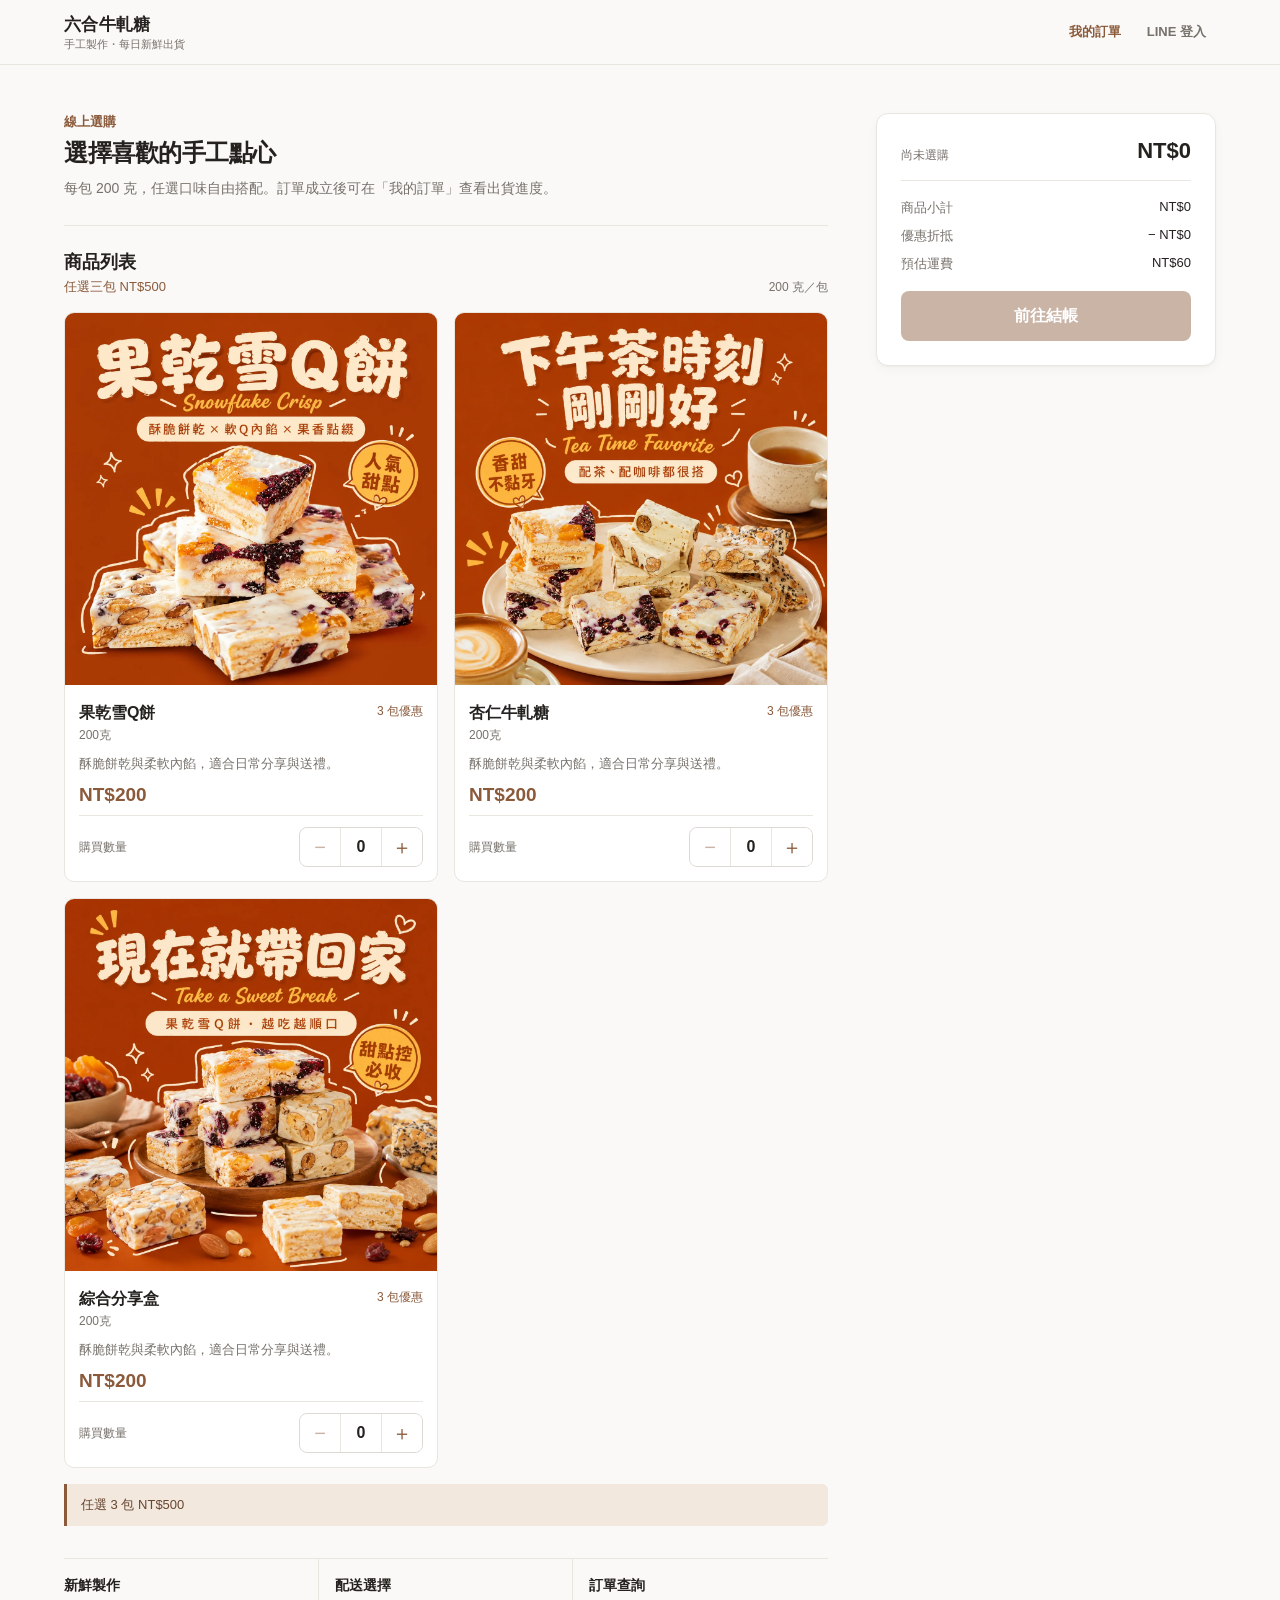
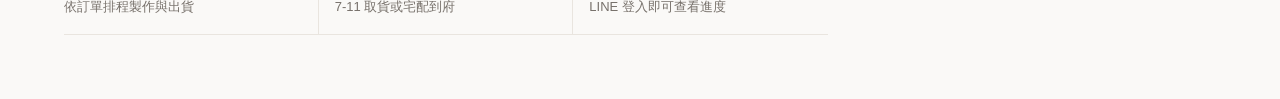
<file: index.html>
<!doctype html>
<html lang="zh-Hant">
<head>
  <meta charset="UTF-8">
  <meta name="viewport" content="width=device-width,initial-scale=1,maximum-scale=1,user-scalable=no,viewport-fit=cover">
  <meta name="theme-color" content="#faf9f7">
  <meta name="description" content="六合牛軋糖手工點心，LINE 線上選購與安全下單。">
  <title>六合牛軋糖｜線上下單</title>
  <link rel="preload" href="./assets/product-1.webp" as="image" type="image/webp">
  <link rel="stylesheet" href="./storefront-v2.css">
</head>
<body>
  <a class="skip-link" href="#products">跳至商品</a>
  <div id="app" aria-live="polite">
    <header class="site-header">
      <div class="header-inner">
        <div class="brand"><strong id="merchantName">六合牛軋糖</strong><span>手工製作・每日新鮮出貨</span></div>
        <nav class="header-nav" aria-label="會員選單"><a class="orders-link" href="./orders.html">我的訂單</a><button id="lineButton" class="line-login" type="button"><span id="lineLabel">LINE 登入</span></button></nav>
      </div>
    </header>

    <div class="store-layout">
      <main class="store-main">
        <section class="shop-intro" aria-labelledby="shop-title"><p class="section-kicker">線上選購</p><h1 id="shop-title">選擇喜歡的手工點心</h1><p>每包 200 克，任選口味自由搭配。訂單成立後可在「我的訂單」查看出貨進度。</p></section>
        <section id="products" class="products-section" aria-labelledby="products-title">
          <div class="section-heading"><div><h2 id="products-title">商品列表</h2><p id="bundlePrice">任選 3 包優惠</p></div><span>200 克／包</span></div>
          <div id="productOptions" class="product-grid" role="list">
            <article class="product-skeleton"><div></div><p></p><p></p></article><article class="product-skeleton"><div></div><p></p><p></p></article>
          </div>
          <div id="offerMessage" class="offer-message" aria-live="polite">任選 3 包享優惠價</div>
        </section>
        <section class="shopping-notes" aria-label="購物說明"><div><strong>新鮮製作</strong><span>依訂單排程製作與出貨</span></div><div><strong>配送選擇</strong><span>7-11 取貨或宅配到府</span></div><div><strong>訂單查詢</strong><span>LINE 登入即可查看進度</span></div></section>
        <div class="legacy-controls" hidden><img id="productImage" src="./assets/product-1.webp" alt="商品預覽"><span id="productSpec"></span><span id="productName"></span><span id="productPrice"></span><button id="minusButton" type="button">−</button><output id="quantity">0</output><button id="plusButton" type="button">＋</button></div>
      </main>

      <aside class="cartbar" aria-label="訂單摘要">
        <div class="cart-summary"><span id="cartCount">尚未選購</span><strong id="cartTotal">NT$0</strong></div>
        <div class="desktop-summary"><div><span>商品小計</span><b id="sideSubtotal">NT$0</b></div><div><span>優惠折抵</span><b id="sideDiscount">− NT$0</b></div><div><span>預估運費</span><b id="sideShipping">結帳時計算</b></div></div>
        <button id="checkoutButton" type="button" disabled>前往結帳</button>
      </aside>
    </div>
  </div>

  <dialog id="checkoutDialog" class="checkout-dialog">
    <form id="checkoutForm" method="dialog">
      <header class="checkout-head"><div><p>確認訂單</p><h2>填寫收件資料</h2></div><div class="checkout-head-actions"><button id="checkoutBack" class="checkout-back" type="button"><span aria-hidden="true">←</span> 返回重新選購</button><button class="icon-button" value="cancel" aria-label="關閉結帳頁面">×</button></div></header>
      <div class="checkout-layout">
        <div class="checkout-fields">
          <section class="form-section" aria-labelledby="items-title"><h3 id="items-title"><span>1</span>商品確認</h3><div id="summaryItems" class="summary-items"></div></section>
          <section class="form-section" aria-labelledby="contact-title"><h3 id="contact-title"><span>2</span>收件人資訊</h3><div class="field-grid"><label>真實姓名<input name="customerName" autocomplete="name" minlength="2" maxlength="30" required></label><label>手機號碼<input name="phone" inputmode="tel" autocomplete="tel" pattern="09[0-9]{8}" placeholder="09xxxxxxxx" required></label></div></section>
          <section class="form-section" aria-labelledby="delivery-title"><h3 id="delivery-title"><span>3</span>配送方式</h3><div class="choice-list"><label><input type="radio" name="delivery" value="7-11超商取貨" checked><span><b>7-11 超商取貨</b><small>運費依店舖設定</small></span></label><label><input type="radio" name="delivery" value="宅配到府"><span><b>宅配到府</b><small>配送至指定地址</small></span></label></div><div id="storeFields" class="store-picker"><div id="selectedStore" class="selected-store" hidden><div class="store-brand">7-ELEVEN</div><div><strong id="selectedStoreName"></strong><span id="selectedStoreDetail"></span></div></div><button id="selectStoreButton" class="secondary-button" type="button">選擇 7-11 門市</button><p class="field-help">將前往綠界電子地圖，選好門市後自動返回。</p><input type="hidden" name="storeName"><input type="hidden" name="storeCode"><input type="hidden" name="storeAddress"><input type="hidden" name="storeVerificationToken"></div><div id="homeFields" class="conditional-fields" hidden><label>完整宅配地址<input name="homeAddress" autocomplete="street-address" placeholder="縣市、區、路名、門牌與樓層"></label></div></section>
          <section class="form-section" aria-labelledby="payment-title"><h3 id="payment-title"><span>4</span>付款方式</h3><div class="choice-list"><label><input type="radio" name="payment" value="7-11取貨付款" checked><span><b>取貨付款</b><small>取件時於門市付款</small></span></label><label><input type="radio" name="payment" value="轉帳付款"><span><b>銀行轉帳</b><small>訂單成立後提供帳戶資料</small></span></label></div></section>
          <section class="form-section optional-section"><label>訂單備註 <span>選填</span><textarea name="note" rows="3" maxlength="300" placeholder="需要特別告知店家的事項"></textarea></label></section>
          <input class="honeypot" name="website" tabindex="-1" autocomplete="off">
        </div>
        <aside class="checkout-summary"><h3>訂單摘要</h3><div class="amount-row"><span>商品原價</span><b id="summarySubtotal">NT$0</b></div><div class="amount-row discount-row"><span>三包優惠</span><b id="summaryDiscount">− NT$0</b></div><div class="amount-row"><span>運費</span><b id="summaryShipping">NT$0</b></div><div class="shipping-progress"><p id="freeShippingText">滿額可享免運</p><div><i id="freeShippingBar"></i></div></div><div class="checkout-total"><span>總計</span><strong id="dialogTotal">NT$0</strong></div><button id="submitOrder" class="primary-button" type="submit">送出訂單</button><p id="formError" class="error" role="alert"></p></aside>
      </div>
    </form>
  </dialog>

  <dialog id="successDialog" class="success-dialog">
    <div class="success-content"><div class="success-mark">✓</div><p>訂單已成立</p><h2>謝謝你的訂購</h2><dl><div><dt>訂單編號</dt><dd id="successOrderNo"></dd></div><div><dt>商品數量</dt><dd id="successQty"></dd></div><div><dt>付款方式</dt><dd id="successPayment"></dd></div><div><dt>配送方式</dt><dd id="successDelivery"></dd></div><div><dt>總金額</dt><dd id="successTotal"></dd></div></dl><p id="successMessage"></p><div class="success-actions"><a href="./orders.html">查看我的訂單</a><button id="successClose" type="button">返回首頁</button></div></div>
  </dialog>

  <script src="https://static.line-scdn.net/liff/edge/2/sdk.js"></script><script src="./config.js"></script><script type="module" src="./app.js"></script>
</body>
</html>
</file>
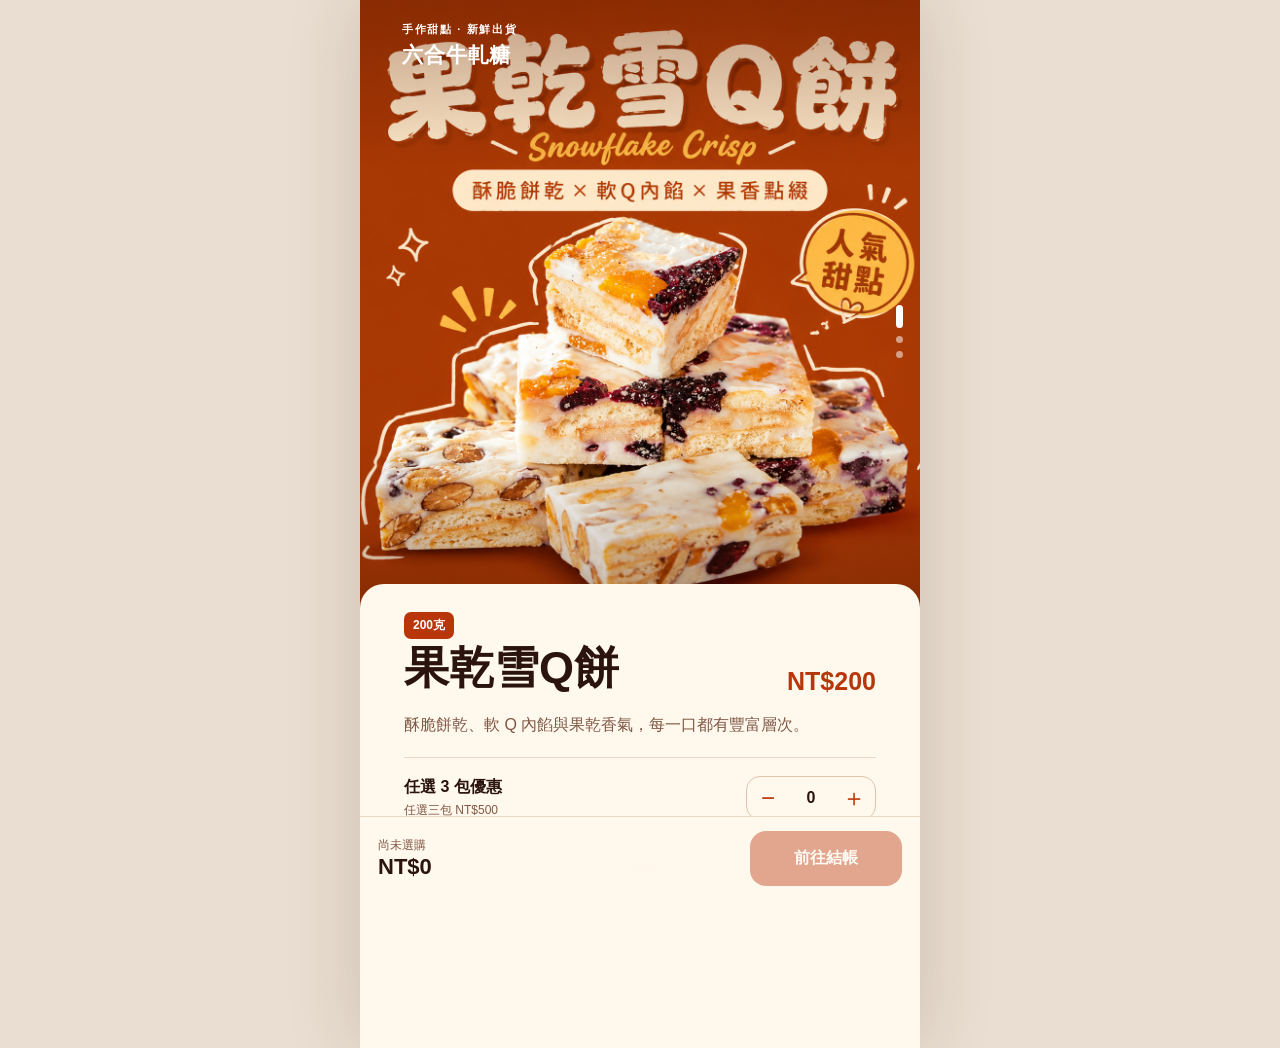
<file: order-app/index.html>
<!doctype html>
<html lang="zh-Hant">
<head>
  <meta charset="UTF-8" />
  <meta name="viewport" content="width=device-width,initial-scale=1,viewport-fit=cover" />
  <meta name="theme-color" content="#b9360b" />
  <meta name="description" content="六合牛軋糖店舖 LINE 線上下單" />
  <title>六合牛軋糖｜線上下單</title>
  <link rel="stylesheet" href="./styles.css" />
</head>
<body>
  <div id="app" aria-live="polite">
    <main class="shell">
      <header class="topbar">
        <div>
          <p class="eyebrow">手作甜點 · 新鮮出貨</p>
          <h1 id="merchantName">六合牛軋糖</h1>
        </div>
        <button id="lineButton" class="line-login" type="button">
          <span class="line-mark">LINE</span><span id="lineLabel">LINE 登入</span>
        </button>
      </header>

      <section class="product-stage" aria-label="商品選擇">
        <div id="productTrack" class="product-track"></div>
        <div id="productDots" class="product-dots" aria-hidden="true"></div>
      </section>

      <section class="product-info">
        <div class="product-title-row">
          <div>
            <p id="productSpec" class="spec">200克</p>
            <h2 id="productName">載入商品中</h2>
          </div>
          <p id="productPrice" class="price">NT$—</p>
        </div>
        <p class="description">酥脆餅乾、軟 Q 內餡與果乾香氣，每一口都有豐富層次。</p>

        <div class="offer-row">
          <div><strong>任選 3 包優惠</strong><span id="bundlePrice">依店舖設定</span></div>
          <div class="stepper" aria-label="商品數量">
            <button id="minusButton" type="button" aria-label="減少一包">−</button>
            <output id="quantity">0</output>
            <button id="plusButton" type="button" aria-label="增加一包">＋</button>
          </div>
        </div>

        <div class="swipe-hint">左右滑動切換商品</div>
      </section>
    </main>

    <footer class="cartbar">
      <div><span id="cartCount">尚未選購</span><strong id="cartTotal">NT$0</strong></div>
      <button id="checkoutButton" type="button" disabled>前往結帳</button>
    </footer>
  </div>

  <dialog id="checkoutDialog" class="sheet-dialog">
    <form id="checkoutForm" method="dialog">
      <div class="sheet-handle"></div>
      <div class="sheet-head"><div><p class="eyebrow">確認資料</p><h2>完成你的訂單</h2></div><button class="icon-button" value="cancel" aria-label="關閉">×</button></div>
      <label>真實姓名<input name="customerName" autocomplete="name" minlength="2" maxlength="30" required /></label>
      <label>手機號碼<input name="phone" inputmode="tel" autocomplete="tel" pattern="09[0-9]{8}" placeholder="09xxxxxxxx" required /></label>
      <fieldset><legend>配送方式</legend><label class="choice"><input type="radio" name="delivery" value="7-11超商取貨" checked />7-11 超商取貨</label><label class="choice"><input type="radio" name="delivery" value="宅配到府" />宅配到府</label></fieldset>
      <div id="storeFields" class="conditional-fields"><label>門市名稱<input name="storeName" /></label><label>門市店號<input name="storeCode" /></label><label>門市地址<input name="storeAddress" /></label></div>
      <div id="homeFields" class="conditional-fields" hidden><label>宅配地址<input name="homeAddress" autocomplete="street-address" /></label></div>
      <fieldset><legend>付款方式</legend><label class="choice"><input type="radio" name="payment" value="7-11取貨付款" checked />7-11 取貨付款</label><label class="choice"><input type="radio" name="payment" value="轉帳付款" />轉帳付款</label></fieldset>
      <label>備註<textarea name="note" rows="2" maxlength="300"></textarea></label>
      <input class="honeypot" name="website" tabindex="-1" autocomplete="off" />
      <div class="checkout-total"><span>應付總額</span><strong id="dialogTotal">NT$0</strong></div>
      <button id="submitOrder" class="primary-button" type="submit">送出訂單</button>
      <p id="formError" class="error" role="alert"></p>
    </form>
  </dialog>

  <dialog id="successDialog" class="success-dialog">
    <div class="receipt-scene">
      <div class="success-check">✓</div>
      <div class="receipt">
        <p class="eyebrow">ORDER CONFIRMED</p><h2>下單成功</h2>
        <dl><div><dt>訂單編號</dt><dd id="successOrderNo"></dd></div><div><dt>商品數量</dt><dd id="successQty"></dd></div><div><dt>總金額</dt><dd id="successTotal"></dd></div></dl>
        <p id="successMessage"></p><button id="successClose" class="primary-button" type="button">完成</button>
      </div>
    </div>
  </dialog>

  <script src="https://static.line-scdn.net/liff/edge/2/sdk.js"></script>
  <script src="./config.js"></script>
  <script type="module" src="./app.js"></script>
</body>
</html>
</file>
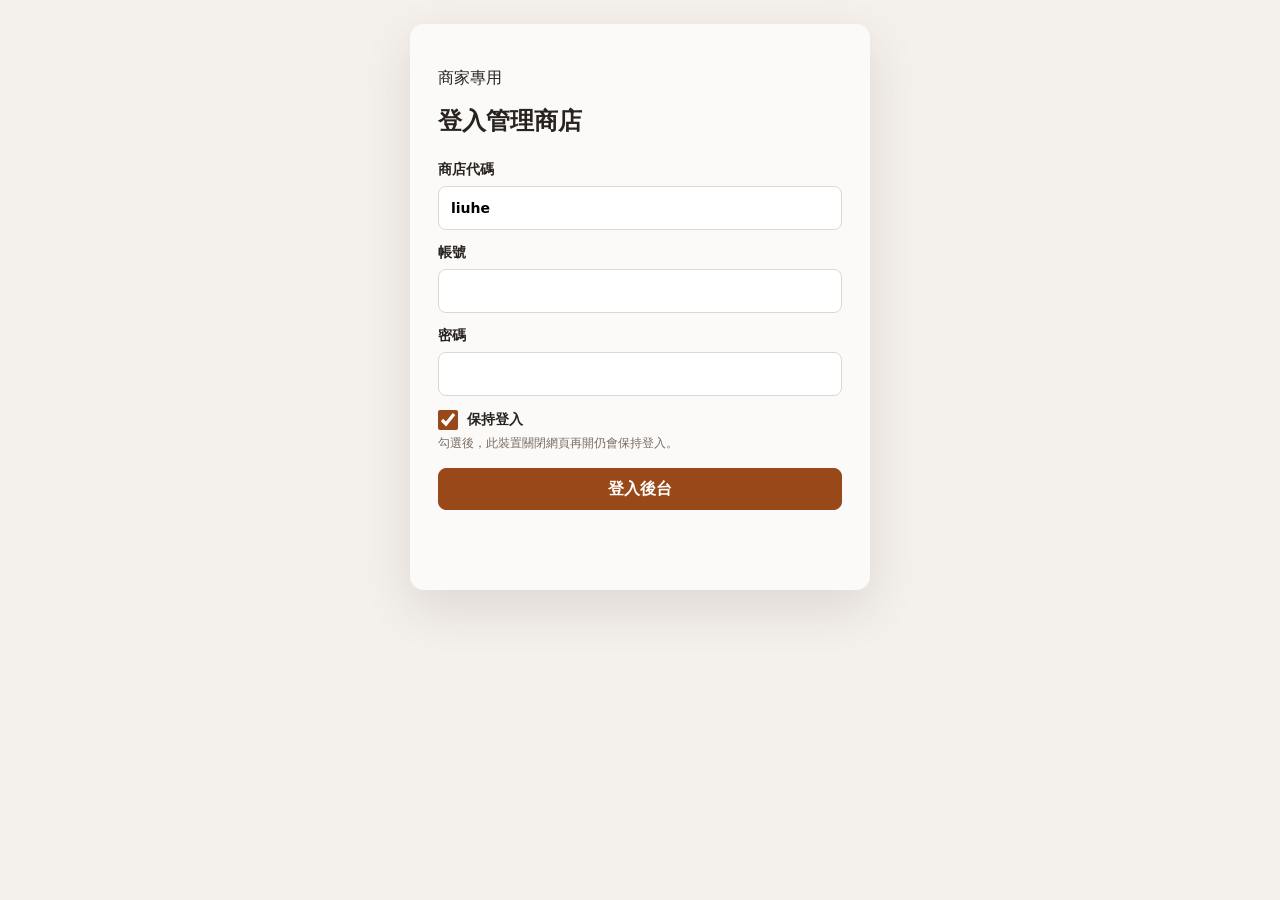
<file: admin.html>
<!doctype html>
<html lang="zh-Hant">
  <head>
    <meta charset="utf-8" />
    <meta
      name="viewport"
      content="width=device-width,initial-scale=1,viewport-fit=cover"
    />
    <title>攤商訂單平台｜商家後台</title>
    <link rel="stylesheet" href="./admin.css" />
  </head>
  <body>
    <main class="shell">
      <header id="adminHeader">
        <div>
          <small>通用型攤商訂單平台</small>
          <h1 id="title">商家後台</h1>
        </div>
        <button id="logout" class="link" hidden>登出</button>
      </header>
      <section id="login" class="login">
        <form id="loginForm">
          <p>商家專用</p>
          <h2>登入管理商店</h2>
          <label>商店代碼<input name="shop" value="liuhe" required /></label
          ><label
            >帳號<input
              name="username"
              autocomplete="username"
              required /></label
          ><label
            >密碼<input
              name="password"
              type="password"
              autocomplete="current-password"
              required /></label
          ><label class="remember"
            ><input name="remember" type="checkbox" checked /><span
              >保持登入</span
            ></label
          >
          <p class="remember-note">勾選後，此裝置關閉網頁再開仍會保持登入。</p>
          <button>登入後台</button>
          <p id="loginError" class="error"></p>
        </form>
      </section>
      <section id="app" hidden>
        <nav>
          <button data-tab="orders" class="active">訂單管理</button
          ><button data-tab="products">商品管理</button
          ><button data-tab="discounts">優惠管理</button
          ><button data-tab="settings">商店設定</button
          ><button id="logoutNav" class="nav-logout" type="button">登出</button>
        </nav>
        <div id="orders" class="panel"></div>
        <div id="products" class="panel" hidden></div>
        <div id="discounts" class="panel" hidden></div>
        <div id="settings" class="panel" hidden></div>
      </section>
    </main>
    <dialog id="editor">
      <form id="editorForm">
        <header>
          <h2 id="editorTitle"></h2>
          <button type="button" id="editorClose">×</button>
        </header>
        <div id="editorFields"></div>
        <p id="editorError" class="error"></p>
        <button class="primary">儲存</button>
      </form>
    </dialog>
    <div id="toast" hidden></div>
    <script src="./config.js"></script>
    <script src="./admin.js"></script>
  </body>
</html>
</file>
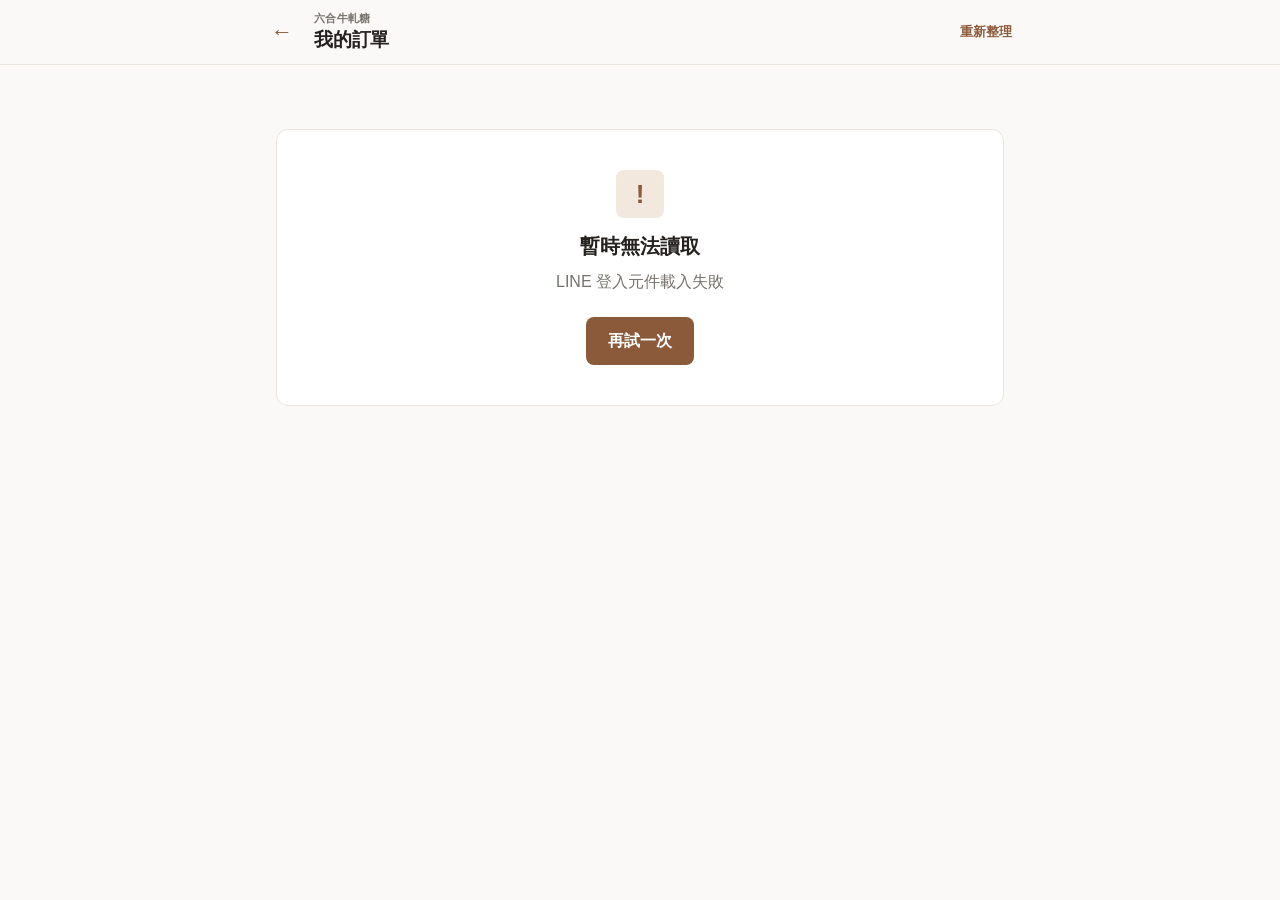
<file: orders.html>
<!doctype html>
<html lang="zh-Hant">
<head>
  <meta charset="utf-8">
  <meta name="viewport" content="width=device-width, initial-scale=1, maximum-scale=1, user-scalable=no, viewport-fit=cover">
  <meta name="theme-color" content="#fff8ee">
  <title>我的訂單｜六合牛軋糖</title>
  <link rel="stylesheet" href="./orders.css?v=9"><link rel="stylesheet" href="./orders-v2.css?v=9">
  <style>[hidden]{display:none!important}.order-help{margin:16px 0 0;padding-top:14px;border-top:1px solid #e9e5df;color:#b53e35;font-size:13px;font-weight:600}</style>
</head>
<body>
  <header class="orders-header">
    <a class="back-link" href="./index.html" aria-label="返回商品頁">←</a>
    <div><p>六合牛軋糖</p><h1>我的訂單</h1></div>
    <button id="refreshButton" type="button">重新整理</button>
  </header>
  <main class="orders-main">
    <section id="loadingState" class="orders-loading"><div class="order-skeleton"><span></span><b></b><i></i><i></i></div><div class="order-skeleton"><span></span><b></b><i></i><i></i></div><p>正在確認你的訂單資料</p></section>
    <section id="emptyState" class="state-card" hidden><span class="state-icon">◎</span><h2>目前沒有訂單</h2><p>完成下單後，訂單進度會顯示在這裡。</p><a class="primary-link" href="./index.html">前往選購</a></section>
    <section id="errorState" class="state-card" hidden><span class="state-icon">!</span><h2>暫時無法讀取</h2><p id="errorMessage">請稍後再試一次。</p><button id="retryButton" class="primary-link" type="button">再試一次</button></section>
    <section id="ordersSection" hidden><p id="memberName" class="member-line"></p><div id="ordersList" class="orders-list"></div></section>
  </main>
  <script src="https://static.line-scdn.net/liff/edge/2/sdk.js"></script>
  <script src="./config.js?v=9"></script>
  <script src="./orders.js?v=9"></script>
</body>
</html>
</file>
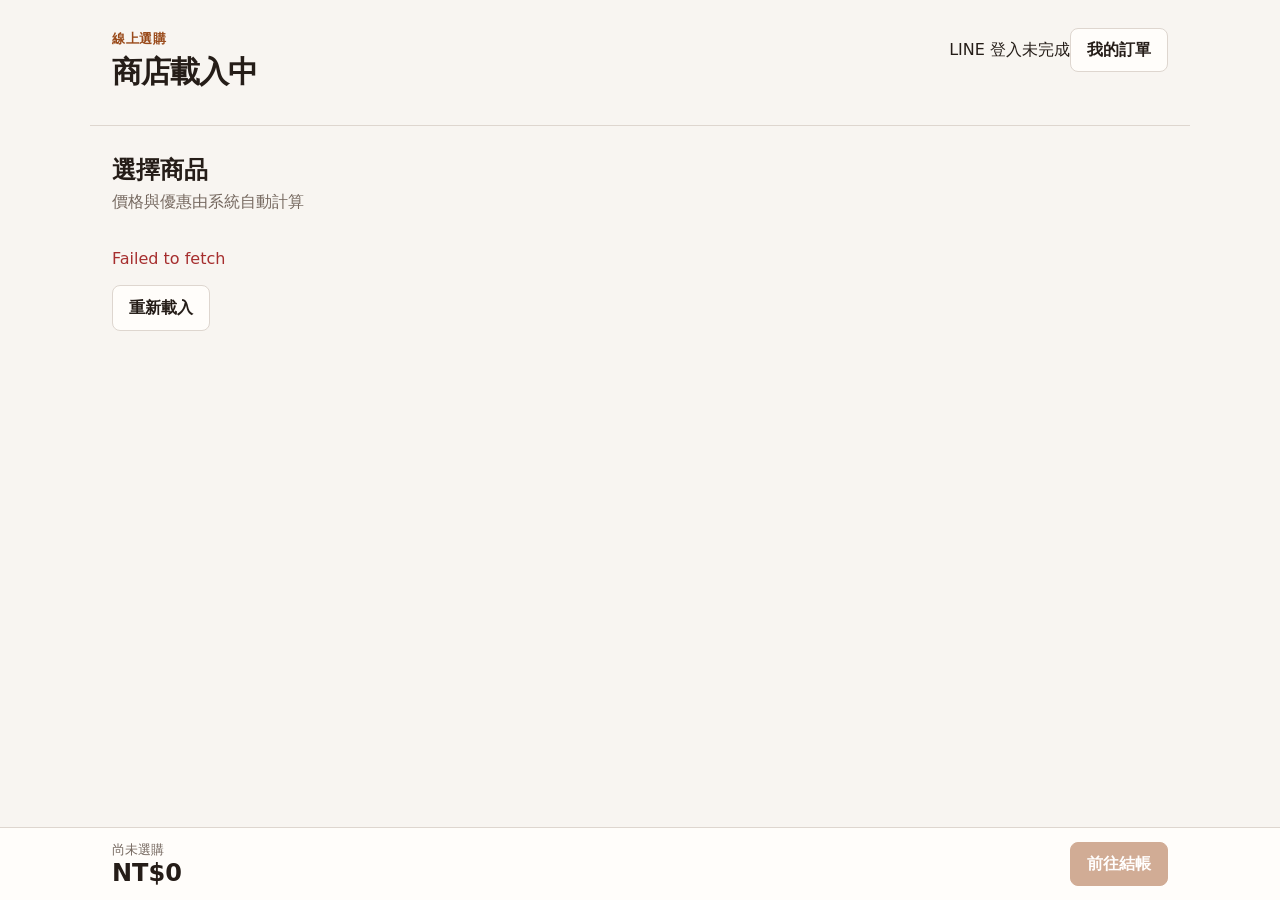
<file: store.html>
<!doctype html>
<html lang="zh-Hant">
<head>
  <meta charset="utf-8">
  <meta name="viewport" content="width=device-width,initial-scale=1,maximum-scale=1,user-scalable=no,viewport-fit=cover">
  <meta name="theme-color" content="#faf7f3">
  <meta name="description" content="線上選購與訂單查詢">
  <title>線上選購</title>
  <link rel="stylesheet" href="./store.css?v=9">
</head>
<body>
  <header class="top">
    <div><small>線上選購</small><h1 id="storeName">商店載入中</h1><p id="description"></p></div>
    <div class="account"><span id="lineUser">LINE 登入中…</span><button id="lookupOpen" type="button">我的訂單</button></div>
  </header>
  <main>
    <aside id="announcement" hidden></aside>
    <section class="intro"><div><h2>選擇商品</h2><p id="offerHint">價格與優惠由系統自動計算</p></div><span id="orderState"></span></section>
    <section id="products" class="products" aria-live="polite"><div class="loading">正在載入商品…</div></section>
  </main>
  <footer class="cart"><div><small id="cartLabel">尚未選購</small><strong id="cartTotal">NT$0</strong></div><button id="checkout" type="button" disabled>前往結帳</button></footer>

  <dialog id="checkoutDialog" class="sheet">
    <form id="checkoutForm" novalidate>
      <header class="sheet-head">
        <button class="back" type="button" data-close="checkoutDialog" aria-label="返回選購">←</button>
        <div><small>確認資料</small><h2>完成你的訂單</h2></div>
        <button class="close" type="button" data-close="checkoutDialog" aria-label="關閉">×</button>
      </header>
      <section class="form-section">
        <h3>收件人</h3>
        <label>真實姓名<input name="customerName" autocomplete="name" maxlength="40" placeholder="請輸入收件人姓名" required><span class="field-error"></span></label>
        <label>手機號碼<input name="phone" type="tel" inputmode="numeric" autocomplete="tel" maxlength="10" placeholder="09xxxxxxxx" required><span class="field-error"></span></label>
      </section>
      <section class="form-section">
        <h3>配送方式</h3>
        <div class="choice-grid">
          <label id="delivery711" class="choice"><input type="radio" name="delivery" value="711" checked><span><b>7-11 超商取貨</b><small>到店後取貨</small></span></label>
          <label id="deliveryHome" class="choice"><input type="radio" name="delivery" value="home"><span><b>宅配到府</b><small>配送至指定地址</small></span></label>
        </div>
        <div id="storeFields" class="delivery-fields">
          <p class="notice">請透過綠界電子地圖選擇門市，門市資料不可手動修改。</p>
          <button id="selectStore" class="store-picker" type="button">選擇 7-11 取貨門市</button>
          <div id="selectedStore" class="selected-store" hidden><b id="selectedStoreName"></b><span id="selectedStoreCode"></span><p id="selectedStoreAddress"></p></div>
          <input name="storeName" type="hidden"><input name="storeCode" type="hidden"><input name="storeAddress" type="hidden"><span id="storeError" class="field-error"></span>
        </div>
        <label id="homeField" hidden>宅配地址<input name="homeAddress" maxlength="180" autocomplete="street-address" placeholder="縣市、區域與完整地址"><span class="field-error"></span></label>
      </section>
      <section class="form-section">
        <h3>付款與備註</h3>
        <label>付款方式<select name="payment"><option value="cod">取貨付款</option><option value="transfer">轉帳付款</option></select></label>
        <label>訂單備註（選填）<textarea name="note" maxlength="300" placeholder="例如：希望週末到貨"></textarea></label>
      </section>
      <section class="form-section order-review"><h3>訂單明細</h3><div id="checkoutItems"></div><div id="summary" class="summary"></div></section>
      <p id="formError" class="error" role="alert"></p>
      <div class="form-actions"><button type="button" data-close="checkoutDialog">返回重新選購</button><button id="submit" class="primary" type="submit"><span class="button-label">送出訂單</span><span class="spinner" hidden></span></button></div>
    </form>
  </dialog>

  <dialog id="success" class="message-dialog"><section><span class="success-mark">✓</span><p class="success">訂單已成立</p><h2 id="successNo"></h2><p id="successText"></p><p class="muted">請保存訂單編號，可使用手機號碼查詢進度。</p><div class="success-actions"><button id="successLookup" class="primary" type="button">查看這筆訂單</button><button data-close="success" type="button">繼續選購</button></div></section></dialog>

  <dialog id="lookup" class="sheet lookup-sheet"><form id="lookupForm"><header class="sheet-head"><div><small>出貨進度</small><h2>我的訂單</h2></div><button class="close" type="button" data-close="lookup" aria-label="關閉">×</button></header><button id="lookupSubmit" class="primary" type="submit">重新整理訂單</button><p id="lookupError" class="error"></p><div id="lookupResult"></div></form></dialog>
  <script src="https://static.line-scdn.net/liff/edge/2/sdk.js"></script><script src="./config.js?v=9"></script><script src="./store.js?v=9"></script>
</body>
</html>
</file>
<file: storefront-v2.css>
/* base */
:root{--bg:#faf9f7;--surface:#fff;--text:#24211e;--text-secondary:#77716b;--border:#e9e5df;--primary:#8a5a3b;--primary-hover:#74492f;--accent-soft:#f2e8de;--success:#3f7754;--warning:#b87925;--danger:#b84a44;--shadow:0 1px 3px rgba(45,34,27,.04),0 4px 12px rgba(45,34,27,.03);font-family:"Noto Sans TC","PingFang TC","Microsoft JhengHei",sans-serif;color:var(--text);background:var(--bg)}*{box-sizing:border-box}html{scroll-behavior:smooth;-webkit-text-size-adjust:100%;touch-action:manipulation}body{margin:0;min-width:320px;background:var(--bg);color:var(--text)}button,input,textarea{font:inherit}button,a{touch-action:manipulation;-webkit-tap-highlight-color:transparent}button{cursor:pointer}button:disabled{cursor:not-allowed;opacity:.45}a{color:inherit}.skip-link{position:fixed;left:12px;top:-60px;z-index:20;padding:10px 14px;background:var(--text);color:#fff;border-radius:6px}.skip-link:focus{top:12px}[hidden],.honeypot{display:none!important}

/* header */
.site-header{position:sticky;top:0;z-index:10;background:rgba(250,249,247,.97);border-bottom:1px solid var(--border)}.header-inner{height:64px;max-width:1200px;margin:auto;padding:0 16px;display:flex;align-items:center;justify-content:space-between;gap:12px}.brand{display:grid;gap:1px}.brand strong{font-size:17px;font-weight:700;letter-spacing:.02em}.brand span{font-size:11px;color:var(--text-secondary)}.header-nav{display:flex;align-items:center;gap:6px}.orders-link,.line-login{display:inline-flex;align-items:center;justify-content:center;min-height:44px;padding:0 10px;border:0;background:transparent;color:var(--primary);font-size:13px;font-weight:600;text-decoration:none}.line-login{color:var(--text-secondary)}.orders-link:hover,.line-login:hover{background:var(--accent-soft);border-radius:6px}

/* layout */
.store-layout{width:min(100%,1200px);margin:auto;padding:0 16px 112px}.store-main{min-width:0}.shop-intro{padding:32px 0 24px;border-bottom:1px solid var(--border)}.section-kicker{margin:0 0 6px;color:var(--primary);font-size:13px;font-weight:600}.shop-intro h1{margin:0;font-size:24px;line-height:1.35;letter-spacing:-.02em}.shop-intro>p:last-child{max-width:610px;margin:8px 0 0;color:var(--text-secondary);font-size:14px;line-height:1.7}.products-section{padding:24px 0 32px}.section-heading{display:flex;align-items:end;justify-content:space-between;gap:16px;margin-bottom:16px}.section-heading h2{margin:0;font-size:18px;font-weight:600}.section-heading p{margin:4px 0 0;color:var(--primary);font-size:13px}.section-heading>span{color:var(--text-secondary);font-size:12px}

/* products */
.product-grid{display:grid;grid-template-columns:1fr;gap:12px}.product-card{display:grid;grid-template-columns:112px minmax(0,1fr);overflow:hidden;background:var(--surface);border:1px solid var(--border);border-radius:10px;transition:border-color .18s,transform .18s}.product-card:hover{border-color:#d8cec5;transform:translateY(-1px)}.product-card-image{width:112px;height:100%;min-height:150px;object-fit:cover;background:#eee9e4}.product-card-body{display:flex;flex-direction:column;padding:14px}.product-card-top{display:flex;justify-content:space-between;gap:8px}.product-card h3{margin:0;font-size:16px;font-weight:600}.product-card-spec{margin:3px 0 0;color:var(--text-secondary);font-size:12px}.product-card-desc{margin:10px 0;color:var(--text-secondary);font-size:13px;line-height:1.55}.product-card-price{margin:auto 0 9px;color:var(--primary);font-size:19px;font-weight:700;font-variant-numeric:tabular-nums}.product-card-offer{font-size:12px;color:var(--primary)}.quantity-row{display:flex;align-items:center;justify-content:space-between;gap:8px;padding-top:11px;border-top:1px solid var(--border)}.quantity-row>span{color:var(--text-secondary);font-size:12px}.quantity-control{display:grid;grid-template-columns:40px 42px 40px;align-items:center;border:1px solid #ddd8d2;border-radius:8px;overflow:hidden;background:#fff}.quantity-control button{width:40px;height:38px;border:0;background:#fff;color:var(--primary);font-size:20px}.quantity-control button:hover{background:var(--accent-soft)}.quantity-control output{display:grid;place-items:center;height:38px;border-left:1px solid var(--border);border-right:1px solid var(--border);font-weight:600;font-variant-numeric:tabular-nums}.offer-message{margin-top:16px;padding:12px 14px;border-left:3px solid var(--primary);border-radius:0 6px 6px 0;background:var(--accent-soft);color:#67452f;font-size:13px}.offer-message[data-achieved="true"]{border-color:var(--success);background:#edf4ef;color:var(--success)}.shopping-notes{display:grid;gap:0;border-top:1px solid var(--border);border-bottom:1px solid var(--border)}.shopping-notes>div{display:grid;gap:3px;padding:16px 0;border-bottom:1px solid var(--border)}.shopping-notes>div:last-child{border:0}.shopping-notes strong{font-size:14px;font-weight:600}.shopping-notes span{font-size:13px;color:var(--text-secondary)}
.product-skeleton{display:grid;grid-template-columns:112px 1fr;gap:14px;min-height:150px;border:1px solid var(--border);border-radius:10px;background:#fff;overflow:hidden}.product-skeleton div,.product-skeleton p{background:#efede9;animation:skeleton 1.3s ease-in-out infinite alternate}.product-skeleton div{grid-row:1/4;margin:0}.product-skeleton p{height:14px;margin:20px 16px 0 0;border-radius:4px}.product-skeleton p:last-child{width:65%;margin-top:0}@keyframes skeleton{to{opacity:.5}}

/* cart */
.cartbar{position:fixed;left:0;right:0;bottom:0;z-index:9;display:grid;grid-template-columns:1fr auto;align-items:center;gap:16px;padding:12px 16px calc(12px + env(safe-area-inset-bottom));background:rgba(255,255,255,.98);border-top:1px solid var(--border)}.cart-summary{display:grid;gap:2px}.cart-summary span{color:var(--text-secondary);font-size:12px}.cart-summary strong{font-size:20px;font-variant-numeric:tabular-nums}.cartbar>button,.primary-button{min-height:50px;padding:0 24px;border:0;border-radius:8px;background:var(--primary);color:#fff;font-weight:600;transition:background .18s,transform .18s}.cartbar>button:hover,.primary-button:hover{background:var(--primary-hover)}.cartbar>button:active,.primary-button:active{transform:translateY(1px)}.desktop-summary{display:none}

/* checkout */
dialog{color:var(--text)}.checkout-dialog{width:100vw;height:100dvh;max-width:none;max-height:none;margin:0;padding:0;border:0;background:var(--bg)}.checkout-dialog::backdrop,.success-dialog::backdrop{background:rgba(36,33,30,.5)}.checkout-dialog>form{height:100%;overflow:auto;padding:0 16px calc(96px + env(safe-area-inset-bottom))}.checkout-head{position:sticky;top:0;z-index:3;display:flex;align-items:center;justify-content:space-between;min-height:72px;padding:12px 0;background:rgba(250,249,247,.97);border-bottom:1px solid var(--border)}.checkout-head p{margin:0;color:var(--primary);font-size:12px;font-weight:600}.checkout-head h2{margin:2px 0 0;font-size:22px}.icon-button{display:grid;place-items:center;width:44px;height:44px;padding:0;border:1px solid var(--border);border-radius:6px;background:#fff;color:var(--text);font-size:25px}.checkout-layout{max-width:1100px;margin:auto}.form-section{padding:24px 0;border-bottom:1px solid var(--border)}.form-section h3,.checkout-summary h3{display:flex;align-items:center;gap:8px;margin:0 0 16px;font-size:17px;font-weight:600}.form-section h3>span{display:grid;place-items:center;width:24px;height:24px;border-radius:50%;background:var(--accent-soft);color:var(--primary);font-size:12px}.field-grid{display:grid;gap:16px}.form-section label,.optional-section>label,.conditional-fields label{display:block;font-size:13px;font-weight:600}.form-section input,.form-section textarea,.conditional-fields input{display:block;width:100%;min-height:46px;margin-top:7px;padding:11px 12px;border:1px solid #ddd8d2;border-radius:8px;background:#fff;color:var(--text);outline:none}.form-section textarea{resize:vertical}.form-section input:focus,.form-section textarea:focus,.conditional-fields input:focus{border-color:var(--primary);box-shadow:0 0 0 3px rgba(138,90,59,.09)}.optional-section label>span{color:var(--text-secondary);font-weight:400}.choice-list{display:grid;gap:8px}.choice-list label{position:relative}.choice-list input{position:absolute;opacity:0;pointer-events:none}.choice-list label>span{display:flex;align-items:center;gap:11px;min-height:60px;padding:10px 12px;border:1px solid var(--border);border-radius:8px;background:#fff}.choice-list label>span::before{content:"";width:18px;height:18px;flex:0 0 18px;border:1px solid #aaa39d;border-radius:50%;box-shadow:inset 0 0 0 4px #fff}.choice-list input:checked+span{border-color:var(--primary);background:#fbf6f1}.choice-list input:checked+span::before{background:var(--primary);border-color:var(--primary)}.choice-list b,.choice-list small{display:block}.choice-list b{font-size:14px;font-weight:600}.choice-list small{margin-top:2px;color:var(--text-secondary);font-size:12px;font-weight:400}.store-picker{display:grid;gap:8px;margin-top:12px}.secondary-button{min-height:48px;border:1px solid var(--primary);border-radius:8px;background:#fff;color:var(--primary);font-weight:600}.field-help{margin:0;color:var(--text-secondary);font-size:12px}.selected-store{grid-template-columns:auto 1fr;gap:12px;align-items:center;padding:12px;border:1px solid var(--border);border-radius:8px;background:#fff}.selected-store:not([hidden]){display:grid}.store-brand{padding-right:12px;border-right:1px solid var(--border);color:var(--success);font-size:10px;font-weight:700}.selected-store strong,.selected-store span{display:block}.selected-store span{margin-top:3px;color:var(--text-secondary);font-size:12px}.conditional-fields{margin-top:12px}.summary-items{display:grid;gap:8px}.summary-item{display:flex;justify-content:space-between;gap:16px;font-size:14px}.summary-item span{color:var(--text-secondary)}.checkout-summary{padding:24px 0}.amount-row{display:flex;justify-content:space-between;gap:16px;padding:6px 0;font-size:14px}.amount-row b{font-weight:500;font-variant-numeric:tabular-nums}.discount-row{color:var(--success)}.shipping-progress{margin:14px 0 20px}.shipping-progress p{margin:0 0 8px;color:var(--text-secondary);font-size:12px}.shipping-progress>div{height:5px;overflow:hidden;border-radius:3px;background:#eeeae6}.shipping-progress i{display:block;width:0;height:100%;background:var(--primary);transition:width .2s}.checkout-total{display:flex;align-items:center;justify-content:space-between;margin-top:14px;padding:16px 0;border-top:1px solid var(--border)}.checkout-total strong{color:var(--primary);font-size:24px;font-variant-numeric:tabular-nums}.checkout-summary .primary-button{width:100%}.error{min-height:18px;margin:10px 0 0;color:var(--danger);font-size:13px;line-height:1.5}

/* success */
.success-dialog{width:min(calc(100% - 32px),460px);padding:0;border:0;border-radius:12px;background:#fff}.success-content{padding:28px 24px}.success-mark{display:grid;place-items:center;width:40px;height:40px;border-radius:50%;background:#edf4ef;color:var(--success);font-size:22px}.success-content>p:first-of-type{margin:16px 0 4px;color:var(--success);font-size:13px;font-weight:600}.success-content h2{margin:0 0 20px;font-size:24px}.success-content dl{margin:0}.success-content dl>div{display:flex;justify-content:space-between;gap:16px;padding:10px 0;border-bottom:1px solid var(--border);font-size:14px}.success-content dt{color:var(--text-secondary)}.success-content dd{margin:0;font-weight:600;text-align:right}.success-content>p:last-of-type{color:var(--text-secondary);font-size:13px;line-height:1.6}.success-actions{display:grid;grid-template-columns:1fr 1fr;gap:8px;margin-top:20px}.success-actions a,.success-actions button{display:flex;align-items:center;justify-content:center;min-height:48px;border-radius:8px;font-size:14px;font-weight:600;text-decoration:none}.success-actions a{background:var(--primary);color:#fff}.success-actions button{border:1px solid var(--border);background:#fff;color:var(--text)}

/* responsive */
@media(min-width:560px){.product-grid{grid-template-columns:repeat(2,minmax(0,1fr))}.product-card{display:block}.product-card-image{width:100%;height:auto;aspect-ratio:1/1;min-height:0}.field-grid,.choice-list{grid-template-columns:repeat(2,minmax(0,1fr))}}
@media(min-width:900px){.site-header .header-inner{padding:0 24px}.store-layout{display:grid;grid-template-columns:minmax(0,1fr) 340px;gap:48px;padding:0 24px 64px}.shop-intro{padding-top:48px}.product-grid{grid-template-columns:repeat(2,minmax(0,1fr));gap:16px}.cartbar{position:sticky;top:88px;align-self:start;display:block;margin-top:48px;padding:24px;border:1px solid var(--border);border-radius:12px;background:#fff;box-shadow:var(--shadow)}.cart-summary{display:flex;align-items:end;justify-content:space-between;padding-bottom:16px;border-bottom:1px solid var(--border)}.cart-summary strong{font-size:22px}.desktop-summary{display:grid;gap:10px;padding:18px 0}.desktop-summary>div{display:flex;justify-content:space-between;gap:12px;color:var(--text-secondary);font-size:13px}.desktop-summary b{color:var(--text);font-weight:500}.cartbar>button{width:100%}.shopping-notes{grid-template-columns:repeat(3,1fr)}.shopping-notes>div{padding:18px 16px;border-right:1px solid var(--border);border-bottom:0}.shopping-notes>div:first-child{padding-left:0}.shopping-notes>div:last-child{border-right:0}.checkout-dialog>form{padding:0 24px 48px}.checkout-head{max-width:1100px;margin:auto}.checkout-layout{display:grid;grid-template-columns:minmax(0,1fr) 340px;gap:48px}.checkout-summary{position:sticky;top:96px;align-self:start;margin-top:24px;padding:24px;border:1px solid var(--border);border-radius:12px;background:#fff}}

.checkout-head{gap:12px}.checkout-head-actions{display:flex;align-items:center;gap:8px}.checkout-back{display:flex;align-items:center;justify-content:center;gap:6px;min-height:44px;padding:0 13px;border:1px solid var(--primary);border-radius:6px;background:#fff;color:var(--primary);font-size:13px;font-weight:600;white-space:nowrap}.checkout-back:active{background:var(--accent-soft)}
@media(max-width:480px){.checkout-head h2{font-size:19px}.checkout-back{width:44px;padding:0;font-size:0}.checkout-back span{font-size:22px}.checkout-head-actions{gap:6px}}
@media(max-width:559px){.product-card{display:block}.product-card-image{display:block;width:100%;height:auto;min-height:0;aspect-ratio:1/1;object-fit:contain;background:#c33b0e}.product-card-body{padding:14px}.product-card-desc{display:block}.product-card-price{margin:12px 0 9px}.product-skeleton{display:block}.product-skeleton div{width:100%;aspect-ratio:1/1}.product-skeleton p{margin:14px}}
@media(max-width:390px){.header-inner{padding:0 12px}.brand span{font-size:10px}.header-nav{gap:0}.orders-link,.line-login{padding:0 7px}.store-layout{padding-left:12px;padding-right:12px}.product-card-body{padding:12px}.product-card-desc{font-size:12px}.cartbar{padding-left:12px;padding-right:12px}}
@media(prefers-reduced-motion:reduce){*{scroll-behavior:auto!important;transition:none!important;animation:none!important}}
body{min-width:0}
</file>
<file: order-app/styles.css>
:root{--orange:#b9360b;--orange-dark:#8f2407;--cream:#fff8ed;--ink:#2a140d;--muted:#805845;--gold:#f4a62a;--line:#ead8c7;--radius:24px;font-family:"Noto Sans TC","PingFang TC","Microsoft JhengHei",sans-serif;color:var(--ink);background:var(--cream)}*{box-sizing:border-box}body{margin:0;min-width:320px;background:var(--cream)}button,input,textarea{font:inherit}.shell{min-height:calc(100dvh - 104px);padding-bottom:140px}.topbar{display:flex;align-items:center;justify-content:space-between;padding:22px clamp(18px,5vw,42px);position:absolute;z-index:4;width:100%;color:#fff}.eyebrow{margin:0 0 4px;font-size:11px;font-weight:800;letter-spacing:.15em;text-transform:uppercase}.topbar h1{font-size:21px;margin:0;letter-spacing:.04em}.line-login{display:flex;align-items:center;gap:7px;border:0;border-radius:999px;padding:9px 12px;background:rgba(255,255,255,.94);color:var(--ink);font-size:12px;font-weight:800;box-shadow:0 8px 26px rgba(75,16,0,.18)}.line-mark{color:#06c755;font-size:10px}.product-stage{position:relative;height:58dvh;min-height:430px;max-height:700px;overflow:hidden;background:var(--orange);touch-action:pan-y}.product-track{height:100%;display:flex;transition:transform .68s cubic-bezier(.2,.9,.2,1)}.product-card{position:relative;min-width:100%;height:100%;overflow:hidden}.product-card img{width:100%;height:100%;object-fit:cover}.product-card::after{content:"";position:absolute;inset:0;background:linear-gradient(180deg,rgba(74,16,0,.34),transparent 28%,transparent 72%,rgba(51,12,0,.28))}.product-dots{position:absolute;right:17px;top:50%;display:grid;gap:8px;z-index:2}.product-dots i{width:7px;height:7px;border-radius:50%;background:rgba(255,255,255,.52);transition:.3s}.product-dots i.active{height:23px;border-radius:8px;background:white}.product-info{position:relative;margin-top:-26px;border-radius:var(--radius) var(--radius) 0 0;background:var(--cream);padding:28px clamp(20px,6vw,44px) 32px;z-index:3}.product-title-row{display:flex;justify-content:space-between;gap:20px;align-items:flex-end}.product-info h2{font-size:clamp(30px,8vw,45px);line-height:1.05;margin:5px 0}.spec{display:inline-block;margin:0;padding:5px 9px;background:var(--orange);color:#fff;border-radius:7px;font-size:12px;font-weight:800}.price{font-size:25px;font-weight:900;margin:0;color:var(--orange)}.description{color:var(--muted);line-height:1.65}.offer-row{display:flex;align-items:center;justify-content:space-between;border-top:1px solid var(--line);border-bottom:1px solid var(--line);padding:18px 0;margin-top:18px;gap:16px}.offer-row strong,.offer-row span{display:block}.offer-row span{font-size:12px;color:var(--muted);margin-top:4px}.stepper{display:grid;grid-template-columns:42px 44px 42px;align-items:center;border:1px solid #dfc4ad;border-radius:14px;overflow:hidden}.stepper button{height:42px;border:0;background:transparent;color:var(--orange);font-size:24px}.stepper output{text-align:center;font-weight:900}.swipe-hint{text-align:center;font-size:12px;color:var(--muted);padding-top:20px}.cartbar{position:fixed;z-index:8;bottom:0;left:0;right:0;display:flex;justify-content:space-between;align-items:center;gap:18px;padding:14px max(18px,env(safe-area-inset-left)) calc(14px + env(safe-area-inset-bottom));background:rgba(255,248,237,.96);border-top:1px solid var(--line);backdrop-filter:blur(14px)}.cartbar span,.cartbar strong{display:block}.cartbar span{font-size:12px;color:var(--muted)}.cartbar strong{font-size:22px}.cartbar button,.primary-button{border:0;border-radius:16px;background:var(--orange);color:white;font-weight:900;padding:17px 26px;min-width:152px}.cartbar button:disabled{opacity:.42}.cartbar button:active,.primary-button:active{transform:scale(.98)}dialog{border:0;padding:0;background:transparent}.sheet-dialog{width:min(100%,560px);max-height:92dvh;margin:auto 0 0 auto;border-radius:var(--radius) var(--radius) 0 0;background:var(--cream);color:var(--ink)}.sheet-dialog::backdrop,.success-dialog::backdrop{background:rgba(34,12,5,.58);backdrop-filter:blur(4px)}.sheet-dialog form{padding:10px 22px calc(24px + env(safe-area-inset-bottom));overflow:auto;max-height:92dvh}.sheet-handle{width:42px;height:5px;border-radius:5px;background:#d8c4b3;margin:0 auto 18px}.sheet-head{display:flex;justify-content:space-between;align-items:flex-start}.sheet-head h2{margin:0 0 18px}.icon-button{border:0;background:transparent;font-size:30px}.sheet-dialog label:not(.choice){display:block;font-size:13px;font-weight:800;margin:12px 0}.sheet-dialog input,.sheet-dialog textarea{display:block;width:100%;margin-top:7px;padding:13px 14px;border:1px solid #dec7b4;border-radius:12px;background:#fffdf9;color:var(--ink)}fieldset{border:0;padding:0;margin:16px 0}legend{font-size:13px;font-weight:800;margin-bottom:8px}.choice{display:inline-flex;align-items:center;gap:6px;margin-right:16px;font-size:14px}.choice input{width:auto;margin:0;accent-color:var(--orange)}.conditional-fields{display:grid;grid-template-columns:1fr 1fr;gap:0 10px}.conditional-fields label:last-child{grid-column:1/-1}.checkout-total{display:flex;justify-content:space-between;align-items:center;border-top:1px solid var(--line);padding-top:18px;margin-top:18px}.checkout-total strong{font-size:26px;color:var(--orange)}.sheet-dialog .primary-button{width:100%;margin-top:15px}.error{min-height:20px;color:#a31d12;font-size:13px}.honeypot{position:absolute!important;left:-9999px!important}.success-dialog{width:min(92vw,430px);color:var(--ink)}.receipt-scene{padding-top:45px;overflow:hidden}.success-check{position:relative;z-index:2;width:86px;height:86px;margin:0 auto -40px;border:7px solid var(--cream);border-radius:50%;display:grid;place-items:center;background:#2e9f62;color:#fff;font-size:44px;font-weight:900;animation:pop .65s cubic-bezier(.2,1.5,.4,1)}.receipt{background:var(--cream);border-radius:var(--radius);padding:65px 28px 28px;box-shadow:0 24px 70px rgba(37,9,0,.28);animation:receipt-in .8s cubic-bezier(.2,1,.2,1)}.receipt h2{text-align:center;font-size:34px;margin:4px 0 22px}.receipt>.eyebrow{text-align:center;color:var(--orange)}dl{margin:0}dl div{display:flex;justify-content:space-between;border-top:1px dashed #d8bfa9;padding:13px 0}dt{color:var(--muted)}dd{margin:0;font-weight:900}.receipt .primary-button{width:100%;margin-top:12px}@keyframes receipt-in{from{transform:translateY(80px) scale(.94);opacity:0}to{transform:none;opacity:1}}@keyframes pop{0%{transform:scale(.2) rotate(-20deg)}100%{transform:scale(1)}}@media(min-width:760px){body{background:#e9ded1}.shell{width:min(100%,560px);margin:auto;background:var(--cream);box-shadow:0 0 70px rgba(70,35,20,.16)}.cartbar{width:560px;left:50%;transform:translateX(-50%)}.sheet-dialog{margin:auto}.product-stage{height:610px}}@media(prefers-reduced-motion:reduce){*,*::before,*::after{scroll-behavior:auto!important;animation-duration:.01ms!important;transition-duration:.01ms!important}}
</file>
<file: admin.css>
[hidden] {
  display: none !important;
}
body:not(.authenticated) #adminHeader {
  display: none;
}
body:not(.authenticated) .shell {
  padding: 0;
}
.login {
  min-height: 100dvh;
  padding: 24px;
}
:root {
  --ink: #29231f;
  --muted: #796c63;
  --line: #ded7d1;
  --paper: #fbfaf8;
  --accent: #994919;
  --soft: #f2ebe5;
  box-sizing: border-box;
  font-family:
    system-ui,
    -apple-system,
    "Noto Sans TC",
    sans-serif;
}
* {
  box-sizing: inherit;
}
body {
  margin: 0;
  background: #f4f0eb;
  color: var(--ink);
}
button,
input,
textarea,
select {
  font: inherit;
}
.shell {
  width: min(1180px, 100%);
  margin: auto;
  padding: 24px;
}
header {
  display: flex;
  align-items: center;
  justify-content: space-between;
  gap: 16px;
}
header small {
  color: var(--accent);
  font-weight: 700;
}
h1 {
  margin: 5px 0 24px;
  font-size: 32px;
}
.login {
  display: grid;
  place-items: center;
  min-height: 65vh;
}
.login form,
dialog form {
  width: min(100%, 460px);
  padding: 28px;
  background: var(--paper);
  border-radius: 14px;
  box-shadow: 0 18px 50px rgba(68, 45, 32, 0.12);
}
h2 {
  margin: 4px 0 24px;
}
label {
  display: block;
  margin: 14px 0;
  font-size: 14px;
  font-weight: 700;
}
input,
textarea,
select {
  width: 100%;
  min-height: 44px;
  margin-top: 7px;
  padding: 10px 12px;
  border: 1px solid var(--line);
  border-radius: 8px;
  background: #fff;
}
textarea {
  min-height: 90px;
  resize: vertical;
}
button {
  min-height: 42px;
  padding: 9px 16px;
  border: 1px solid var(--line);
  border-radius: 8px;
  background: #fff;
  font-weight: 700;
  cursor: pointer;
}
.primary,
.login form > button {
  width: 100%;
  border-color: var(--accent);
  background: var(--accent);
  color: #fff;
}
.link {
  border: 0;
  background: transparent;
  color: var(--accent);
}
nav {
  display: flex;
  gap: 4px;
  padding-bottom: 18px;
  border-bottom: 1px solid var(--line);
}
nav button {
  border: 0;
  background: transparent;
  color: var(--muted);
}
nav .active {
  background: var(--accent);
  color: #fff;
}
.nav-logout {
  position: sticky;
  right: 0;
  margin-left: auto !important;
  border: 1px solid #d7b9b2 !important;
  background: #fff !important;
  color: #a22f2f !important;
}
.nav-logout:hover {
  background: #fff4f2 !important;
}
.nav-logout:active {
  transform: translateY(1px);
}
#logout {
  display: none !important;
}
.panel {
  padding: 28px 0;
}
.section-head {
  display: flex;
  align-items: end;
  justify-content: space-between;
  gap: 16px;
  margin-bottom: 18px;
}
.section-head h2 {
  margin: 0;
}
.section-head p {
  margin: 6px 0 0;
  color: var(--muted);
}
.card {
  padding: 20px;
  margin-bottom: 12px;
  border: 1px solid var(--line);
  border-radius: 12px;
  background: var(--paper);
}
.grid {
  display: grid;
  grid-template-columns: repeat(2, minmax(0, 1fr));
  gap: 0 16px;
}
.switch {
  display: flex;
  align-items: center;
  gap: 9px;
}
.switch input {
  width: 20px;
  min-height: auto;
  margin: 0;
}
.actions {
  display: flex;
  gap: 8px;
  margin-top: 16px;
}
.actions button {
  flex: 1;
}
.danger {
  color: #a22f2f;
}
.product {
  display: grid;
  grid-template-columns: 76px 1fr auto;
  align-items: center;
  gap: 16px;
}
.product img {
  width: 76px;
  height: 76px;
  object-fit: cover;
  border-radius: 8px;
  background: var(--soft);
}
.product h3 {
  margin: 0 0 5px;
}
.product p {
  margin: 3px 0;
  color: var(--muted);
}
.badge {
  padding: 4px 7px;
  background: var(--soft);
  font-size: 12px;
}
.error {
  min-height: 20px;
  color: #a22f2f;
}
dialog {
  width: min(94vw, 560px);
  padding: 0;
  border: 0;
  border-radius: 14px;
  background: transparent;
}
dialog::backdrop {
  background: rgba(34, 28, 24, 0.5);
}
dialog form {
  width: 100%;
  max-height: 90vh;
  overflow: auto;
}
dialog header h2 {
  margin: 0;
}
#toast {
  position: fixed;
  left: 50%;
  bottom: 28px;
  transform: translateX(-50%);
  padding: 12px 18px;
  border-radius: 8px;
  background: #29231f;
  color: #fff;
}
@media (max-width: 640px) {
  .shell {
    padding: 18px 14px;
  }
  .grid {
    grid-template-columns: 1fr;
  }
  .product {
    grid-template-columns: 58px 1fr;
  }
  .product img {
    width: 58px;
    height: 58px;
  }
  .product > .actions {
    grid-column: 1/-1;
    margin: 0;
  }
  .section-head {
    align-items: start;
    flex-direction: column;
  }
  .section-head button {
    width: 100%;
  }
  nav {
    overflow: auto;
  }
  nav button {
    white-space: nowrap;
  }
}
.remember {
  display: flex;
  align-items: center;
  gap: 9px;
  margin: 12px 0 4px;
  font-weight: 600;
}
.remember input {
  width: 20px;
  min-height: 20px;
  margin: 0;
  accent-color: var(--accent);
}
.remember-note {
  margin: 0 0 16px;
  color: var(--muted);
  font-size: 12px;
  line-height: 1.5;
}
.orders-head small{letter-spacing:.12em}.order-filters{display:flex;gap:8px;margin:0 0 18px;overflow:auto;padding-bottom:3px}.order-filters button{white-space:nowrap;background:transparent}.order-filters .active{border-color:var(--accent);background:var(--accent);color:#fff}.order-list{display:grid;gap:14px}.order-card{padding:22px;border:1px solid var(--line);border-left:4px solid #c69b71;border-radius:10px;background:var(--paper)}.order-card.status-shipped{border-left-color:#37815d}.order-card.status-cancelled{border-left-color:#a44949;opacity:.8}.order-card>header{align-items:flex-start;border-bottom:1px solid var(--line);padding-bottom:14px}.order-card h3{margin:5px 0 3px;font-size:20px;font-variant-numeric:tabular-nums}.order-card header>strong{font-size:23px;color:var(--accent)}.order-status{display:inline-block;padding:4px 7px;background:var(--soft);font-size:12px;font-weight:800}.order-meta{display:grid;grid-template-columns:1fr 2fr;gap:20px}.order-meta p{line-height:1.65}.order-meta a{color:var(--accent)}.order-items{padding:12px 0;border-top:1px solid var(--line);border-bottom:1px solid var(--line)}.order-items>div{display:flex;justify-content:space-between;gap:20px;padding:5px 0}.order-note,.tracking{padding:10px 12px;background:var(--soft);line-height:1.5}.order-actions{display:flex;gap:8px;margin-top:14px}.order-actions .primary{width:auto}.empty-state,.loading-state{display:grid;gap:7px;padding:50px 24px;text-align:center;color:var(--muted);background:var(--paper);border:1px solid var(--line);border-radius:10px}.empty-state b{color:var(--ink);font-size:18px}button{transition:background .18s,color .18s,transform .12s}button:active{transform:translateY(1px)}.card,.order-card{box-shadow:0 8px 24px rgba(68,45,32,.045)}
@media(max-width:640px){h1{font-size:25px}.panel{padding-top:20px}.order-card{padding:16px}.order-card>header{display:flex}.order-card header>strong{font-size:20px}.order-meta{grid-template-columns:1fr;gap:0}.order-actions{display:grid}.order-actions button{width:100%}.order-items>div{font-size:14px}nav{position:sticky;z-index:5;top:0;padding:8px 0;background:#f4f0eb}.shell>header{padding-top:6px}}
</file>
<file: orders.css>
:root{color-scheme:light;--ink:#27140d;--muted:#875f4e;--brand:#c93608;--cream:#fff8ee;--line:#ead5c5;--green:#147a4a;--gray:#756d68}*{box-sizing:border-box}html{-webkit-text-size-adjust:100%;touch-action:manipulation}body{margin:0;min-height:100vh;background:#f0e5d9;color:var(--ink);font-family:"Noto Sans TC","PingFang TC","Microsoft JhengHei",sans-serif}button,a{touch-action:manipulation}button{font:inherit}.orders-header{position:sticky;top:0;z-index:5;display:grid;grid-template-columns:44px 1fr auto;align-items:center;gap:10px;min-height:82px;padding:max(14px,env(safe-area-inset-top)) 18px 14px;background:#21120d;color:#fff}.orders-header p,.orders-header h1{margin:0}.orders-header p{color:#e5bba2;font-size:12px;font-weight:700;letter-spacing:.12em}.orders-header h1{margin-top:3px;font-size:22px}.back-link,#refreshButton{display:inline-grid;place-items:center;min-height:42px;border:1px solid rgba(255,255,255,.22);border-radius:13px;background:rgba(255,255,255,.08);color:#fff;text-decoration:none}.back-link{width:42px;font-size:24px}#refreshButton{padding:0 13px;cursor:pointer}.orders-main{width:min(760px,100%);margin:0 auto;padding:20px 14px 60px}.state-card{margin-top:40px;padding:46px 24px;border:1px solid var(--line);border-radius:24px;background:var(--cream);text-align:center}.state-card h2{margin:15px 0 8px}.state-card p{margin:0 0 22px;color:var(--muted);line-height:1.7}.state-icon{display:inline-grid;place-items:center;width:48px;height:48px;border-radius:50%;background:#f7dfcc;color:var(--brand);font-size:26px;font-weight:900}.spinner{display:inline-block;width:38px;height:38px;border:4px solid #efd7c6;border-top-color:var(--brand);border-radius:50%;animation:spin .8s linear infinite}@keyframes spin{to{transform:rotate(360deg)}}.primary-link{display:inline-flex;align-items:center;justify-content:center;min-height:48px;padding:0 22px;border:0;border-radius:14px;background:var(--brand);color:#fff;font-weight:800;text-decoration:none;cursor:pointer}.member-line{margin:4px 4px 14px;color:var(--muted);font-size:14px}.orders-list{display:grid;gap:14px}.order-card{overflow:hidden;border:1px solid var(--line);border-radius:22px;background:var(--cream)}.order-head{display:flex;justify-content:space-between;align-items:flex-start;gap:12px;padding:18px;border-bottom:1px solid var(--line)}.order-head p,.order-head h2{margin:0}.order-number{color:var(--muted);font-size:12px}.order-head h2{margin-top:4px;font-size:19px}.status-pill{flex:0 0 auto;padding:7px 10px;border-radius:999px;font-size:12px;font-weight:900}.status-waiting{background:#fff0c8;color:#8b5600}.status-shipped{background:#dcefe5;color:var(--green)}.status-cancelled{background:#ece9e7;color:var(--gray)}.order-body{padding:17px 18px 19px}.order-items{display:grid;gap:7px;margin:0;padding:0;list-style:none}.order-item{display:flex;justify-content:space-between;gap:12px;color:#4c3025}.order-meta{display:grid;grid-template-columns:1fr auto;gap:8px 14px;margin-top:16px;padding-top:15px;border-top:1px solid var(--line)}.order-meta span{color:var(--muted);font-size:13px}.order-meta strong{text-align:right}.tracking-box{margin-top:15px;padding:14px;border-radius:14px;background:#e8f5ee;color:var(--green)}.tracking-box small{display:block;margin-bottom:4px}.tracking-box strong{font-size:18px;word-break:break-all;user-select:all}@media(min-width:700px){.orders-main{padding-top:30px}.order-card{border-radius:18px}}
</file>
<file: orders-v2.css>
:root{--bg:#faf9f7;--surface:#fff;--text:#24211e;--text-secondary:#77716b;--border:#e9e5df;--primary:#8a5a3b;--primary-hover:#74492f;--accent-soft:#f2e8de;--success:#3f7754;--warning:#b87925;--danger:#b84a44}body{min-height:100dvh;background:var(--bg);color:var(--text)}.orders-header{position:sticky;top:0;z-index:5;display:grid;grid-template-columns:44px 1fr auto;min-height:64px;padding:10px 16px;background:rgba(250,249,247,.97);color:var(--text);border-bottom:1px solid var(--border)}.orders-header p{color:var(--text-secondary);font-size:11px;letter-spacing:.03em}.orders-header h1{margin-top:1px;font-size:19px;letter-spacing:-.01em}.back-link,#refreshButton{min-height:44px;border:0;border-radius:6px;background:transparent;color:var(--primary);font-weight:600}.back-link{width:44px;font-size:22px}#refreshButton{padding:0 8px;font-size:13px}.back-link:hover,#refreshButton:hover{background:var(--accent-soft)}.orders-main{width:min(760px,100%);padding:24px 16px 64px}.member-line{margin:0 0 16px;color:var(--text-secondary);font-size:13px}.orders-list{gap:12px}.order-card{border:1px solid var(--border);border-radius:10px;background:var(--surface);box-shadow:none}.order-head{padding:16px;border-bottom:1px solid var(--border)}.order-number{color:var(--text-secondary);font-size:11px}.order-head h2{font-size:17px;letter-spacing:.01em;font-variant-numeric:tabular-nums}.status-pill{padding:6px 9px;font-weight:600}.status-waiting{background:#faf0df;color:#8a5b1e}.status-shipped{background:#edf4ef;color:var(--success)}.status-cancelled{background:#efedeb;color:#6f6862}.order-body{padding:16px}.order-item{align-items:start;color:var(--text);font-size:14px}.order-item span{color:var(--text-secondary)}.order-item strong{max-width:65%;text-align:right;font-weight:600}.order-meta{margin-top:14px;padding-top:14px;border-color:var(--border)}.order-meta span{color:var(--text-secondary);font-size:12px}.order-meta strong{font-size:13px;font-weight:500;font-variant-numeric:tabular-nums}.tracking-box{margin-top:14px;padding:12px;border-radius:8px;background:#edf4ef;color:var(--success)}.tracking-box strong{font-size:17px}.state-card{margin-top:32px;padding:40px 20px;border:1px solid var(--border);border-radius:12px;background:var(--surface);box-shadow:none}.state-card h2{font-size:20px}.state-card p{color:var(--text-secondary)}.state-icon{border-radius:8px;background:var(--accent-soft);color:var(--primary)}.primary-link{min-height:48px;border-radius:8px;background:var(--primary);font-weight:600}.primary-link:hover{background:var(--primary-hover)}.orders-loading{display:grid;gap:12px}.orders-loading>p{text-align:center;color:var(--text-secondary);font-size:13px}.order-skeleton{display:grid;grid-template-columns:1fr 90px;gap:12px;padding:16px;border:1px solid var(--border);border-radius:10px;background:#fff}.order-skeleton>*{display:block;height:13px;border-radius:4px;background:#eeece9;animation:order-skeleton 1.2s ease-in-out infinite alternate}.order-skeleton span{width:45%}.order-skeleton b{grid-column:2;grid-row:1}.order-skeleton i{grid-column:1/-1;width:100%}.order-skeleton i:last-child{width:70%}@keyframes order-skeleton{to{opacity:.48}}@media(min-width:700px){.orders-header{padding-left:max(24px,calc((100% - 760px)/2));padding-right:max(24px,calc((100% - 760px)/2))}.orders-main{padding-top:32px}.order-card{border-radius:10px}}@media(prefers-reduced-motion:reduce){*{animation:none!important;transition:none!important}}
.tracking-box button{margin-left:auto;min-height:34px;padding:6px 10px;border:1px solid currentColor;border-radius:6px;background:transparent;color:#7a4b2c;font-weight:600}.tracking-box{display:flex;align-items:center;gap:10px;flex-wrap:wrap}.tracking-box small{width:100%}
</file>
<file: store.css>
﻿:root{--accent:#994919;--ink:#251d18;--muted:#75685f;--line:#ded6cf;--paper:#fffdfa;--bg:#f8f5f1;--soft:#f1e8df;box-sizing:border-box;font-family:system-ui,-apple-system,"Noto Sans TC",sans-serif;color-scheme:light}*{box-sizing:inherit}html{scroll-behavior:smooth}body{margin:0;padding-bottom:100px;background:var(--bg);color:var(--ink);-webkit-text-size-adjust:100%;touch-action:manipulation}button,input,textarea,select{font:inherit}button{min-height:44px;padding:10px 16px;border:1px solid var(--line);border-radius:8px;background:var(--paper);font-weight:700;color:var(--ink);cursor:pointer;transition:transform .15s,background .2s,opacity .2s}button:active{transform:translateY(1px) scale(.99)}button:focus-visible,input:focus-visible,textarea:focus-visible,select:focus-visible{outline:3px solid color-mix(in srgb,var(--accent) 30%,transparent);outline-offset:2px}.top{display:flex;justify-content:space-between;gap:20px;max-width:1100px;margin:auto;padding:28px 22px;border-bottom:1px solid var(--line)}.top small,.sheet-head small{color:var(--accent);font-weight:800;letter-spacing:.04em}.top h1{margin:4px 0;font-size:30px;letter-spacing:-.03em}.top p{margin:0;color:var(--muted)}main{max-width:1100px;margin:auto;padding:28px 22px}.intro{display:flex;justify-content:space-between;align-items:end;margin-bottom:18px}.intro h2{margin:0}.intro p{margin:6px 0 0;color:var(--muted)}#orderState{color:var(--accent);font-weight:700}#announcement{margin-bottom:24px;padding:14px 16px;border-left:4px solid var(--accent);background:var(--soft)}.products{display:grid;grid-template-columns:repeat(3,minmax(0,1fr));gap:16px}.product{overflow:hidden;border:1px solid var(--line);border-radius:12px;background:var(--paper)}.product img{display:block;width:100%;aspect-ratio:1/1;object-fit:cover;background:#eee}.product-body{padding:16px}.product h3{margin:0 0 5px;font-size:20px}.product p{margin:5px 0;color:var(--muted);line-height:1.55}.product .spec{font-size:14px}.price{display:block;margin-top:15px;color:var(--accent);font-size:23px;font-variant-numeric:tabular-nums}.qty{display:flex;align-items:center;justify-content:space-between;margin-top:14px;padding-top:13px;border-top:1px solid var(--line)}.qty div{display:flex;align-items:center}.qty button{width:44px;padding:0;font-size:21px}.qty output{min-width:48px;text-align:center;font-size:18px;font-weight:800}.cart{position:fixed;z-index:10;left:0;right:0;bottom:0;display:flex;justify-content:space-between;align-items:center;padding:13px max(20px,calc((100vw - 1056px)/2));padding-bottom:max(13px,env(safe-area-inset-bottom));background:rgba(255,253,250,.96);border-top:1px solid var(--line);backdrop-filter:blur(12px)}.cart small,.cart strong{display:block}.cart small{color:var(--muted)}.cart strong{font-size:24px;font-variant-numeric:tabular-nums}.cart button,.primary{border-color:var(--accent);background:var(--accent);color:#fff}.cart button:disabled,.primary:disabled{opacity:.45;cursor:not-allowed}dialog{width:min(94vw,660px);max-height:94dvh;padding:0;border:0;border-radius:16px;background:var(--paper);color:var(--ink);box-shadow:0 24px 70px rgba(50,35,25,.25)}dialog::backdrop{background:rgba(35,29,25,.58);backdrop-filter:blur(3px)}dialog form,dialog>section{padding:24px;overflow:auto}.sheet-head{position:sticky;z-index:2;top:-24px;display:grid;grid-template-columns:44px 1fr 44px;gap:12px;align-items:start;margin:-24px -24px 18px;padding:20px 24px 15px;background:rgba(255,253,250,.97);border-bottom:1px solid var(--line);backdrop-filter:blur(10px)}.sheet-head>div:first-child:not(:last-child){grid-column:2}.sheet-head .back{grid-column:1;grid-row:1}.sheet-head>div{grid-column:2;grid-row:1}.sheet-head .close{grid-column:3;grid-row:1}.sheet-head h2{margin:2px 0 0;font-size:25px}.back,.close{width:44px;padding:0;border:0;background:transparent;font-size:25px}.form-section{padding:4px 0 18px;border-bottom:1px solid var(--line)}.form-section h3{margin:14px 0 4px;font-size:17px}label{display:block;margin:14px 0;font-weight:700;font-size:14px}input,textarea,select{width:100%;min-height:49px;margin-top:7px;padding:11px 13px;border:1px solid #cfc4bb;border-radius:8px;background:#fff;color:var(--ink)}input::placeholder,textarea::placeholder{color:#a89e96}textarea{min-height:82px;resize:vertical}.choice-grid{display:grid;grid-template-columns:1fr 1fr;gap:10px}.choice{display:flex;gap:10px;align-items:center;margin:8px 0;padding:14px;border:1px solid var(--line);border-radius:10px;background:#fff}.choice:has(input:checked){border-color:var(--accent);box-shadow:inset 3px 0 var(--accent)}.choice input{width:20px;min-height:auto;margin:0;accent-color:var(--accent)}.choice span,.choice b,.choice small{display:block}.choice small{margin-top:3px;color:var(--muted);font-weight:400}.delivery-fields{padding-top:2px}.twocol{display:grid;grid-template-columns:1fr 1fr;gap:12px}.notice{padding:11px 12px;border-left:3px solid #b18a45;background:#fff6df;color:#665325;font-size:13px;line-height:1.5}.field-error{display:block;min-height:0;margin-top:5px;color:#a62e2e;font-size:12px}.field-error:not(:empty){min-height:18px}.order-review{border-bottom:0}.review-item,.row{display:flex;justify-content:space-between;gap:20px;padding:7px 0}.review-item{font-size:14px}.summary{margin-top:12px;padding:14px;background:var(--soft)}.total{margin-top:7px;padding-top:13px;border-top:1px solid var(--line);font-size:20px}.form-actions{position:sticky;bottom:-24px;display:grid;grid-template-columns:1fr 1.5fr;gap:9px;margin:5px -24px -24px;padding:14px 24px max(14px,env(safe-area-inset-bottom));background:rgba(255,253,250,.98);border-top:1px solid var(--line)}.error{min-height:22px;color:#a62e2e;line-height:1.5}.loading,.empty{padding:40px;text-align:center;color:var(--muted)}.load-error button{margin-top:14px}.spinner{display:inline-block;width:18px;height:18px;margin-left:8px;border:2px solid rgba(255,255,255,.45);border-top-color:#fff;border-radius:50%;vertical-align:-4px;animation:spin .7s linear infinite}@keyframes spin{to{transform:rotate(360deg)}}.message-dialog{text-align:center}.success-mark{display:grid;place-items:center;width:54px;height:54px;margin:0 auto 12px;border-radius:50%;background:#e5f2e9;color:#277044;font-size:28px;font-weight:900}.success{margin:0;color:#277044;font-weight:800}.message-dialog h2{margin:8px 0;font-size:25px}.muted{color:var(--muted);line-height:1.6}.success-actions{display:grid;gap:8px;margin-top:20px}.lookup-sheet .sheet-head{grid-template-columns:1fr 44px}.lookup-sheet .sheet-head>div{grid-column:1}.lookup-sheet .close{grid-column:2}.order-result{margin-top:20px;padding:18px;background:var(--soft);text-align:left}.order-result h3{margin:4px 0 12px}.status{display:inline-block;margin:0 0 14px;padding:6px 9px;background:#fff;font-weight:800;color:var(--accent)}.status.shipped{color:#267049}.status.cancelled{color:#a62e2e}.result-lines>div,.result-total{display:flex;justify-content:space-between;gap:16px;padding:8px 0}.result-total{margin-top:8px;padding-top:14px;border-top:1px solid var(--line);font-size:19px}
.store-picker{width:100%;border-color:var(--accent);color:var(--accent);background:#fff}.selected-store{margin-top:10px;padding:14px;border:1px solid var(--accent);border-radius:9px;background:#fff}.selected-store b,.selected-store span{display:inline-block;margin-right:8px}.selected-store span{color:var(--muted)}.selected-store p{margin:7px 0 0;color:var(--muted);line-height:1.5}@media(max-width:760px){.products{grid-template-columns:1fr 1fr}.top{padding:20px 16px}.top h1{font-size:24px}main{padding:22px 14px}.cart{padding-left:16px;padding-right:16px}}
@media(max-width:520px){body{padding-bottom:92px}.products{grid-template-columns:1fr}.product{display:grid;grid-template-columns:40% 60%;min-height:220px}.product img{height:100%;aspect-ratio:auto}.product-body{display:flex;flex-direction:column;padding:14px}.product-body>p{font-size:14px}.product .price{margin-top:auto}.intro{align-items:start;flex-direction:column;gap:8px}.twocol,.choice-grid{grid-template-columns:1fr}dialog.sheet{width:100vw;height:100dvh;max-width:none;max-height:none;margin:0;border-radius:0}.sheet form{height:100%;padding:20px 18px 120px}.sheet-head{top:-20px;margin:-20px -18px 16px;padding:15px 18px}.form-actions{bottom:-120px;margin:8px -18px -120px;padding:13px 18px max(13px,env(safe-area-inset-bottom))}.lookup-sheet form{padding-bottom:25px}.lookup-sheet .form-actions{position:static}.message-dialog{width:calc(100vw - 28px)}.top{align-items:center}.top p{font-size:14px}.top button{padding:8px 11px}}
</file>
